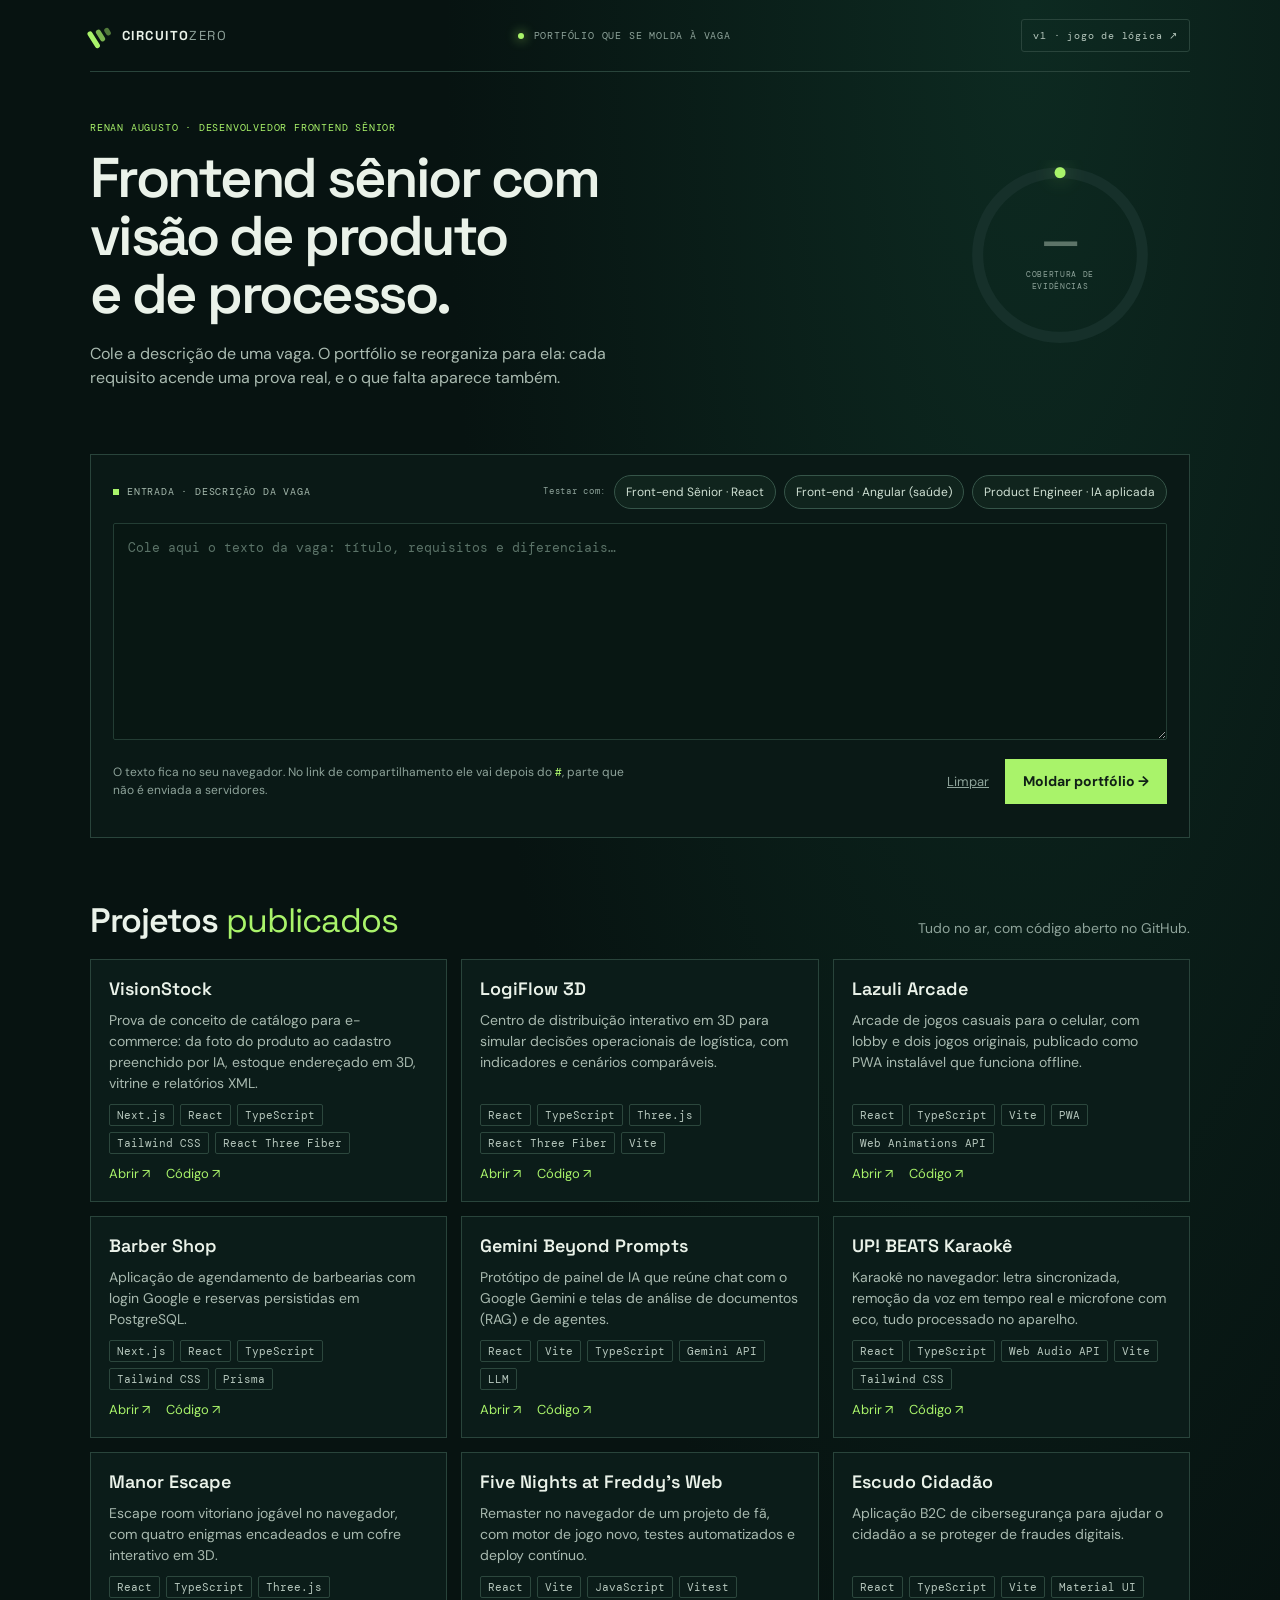
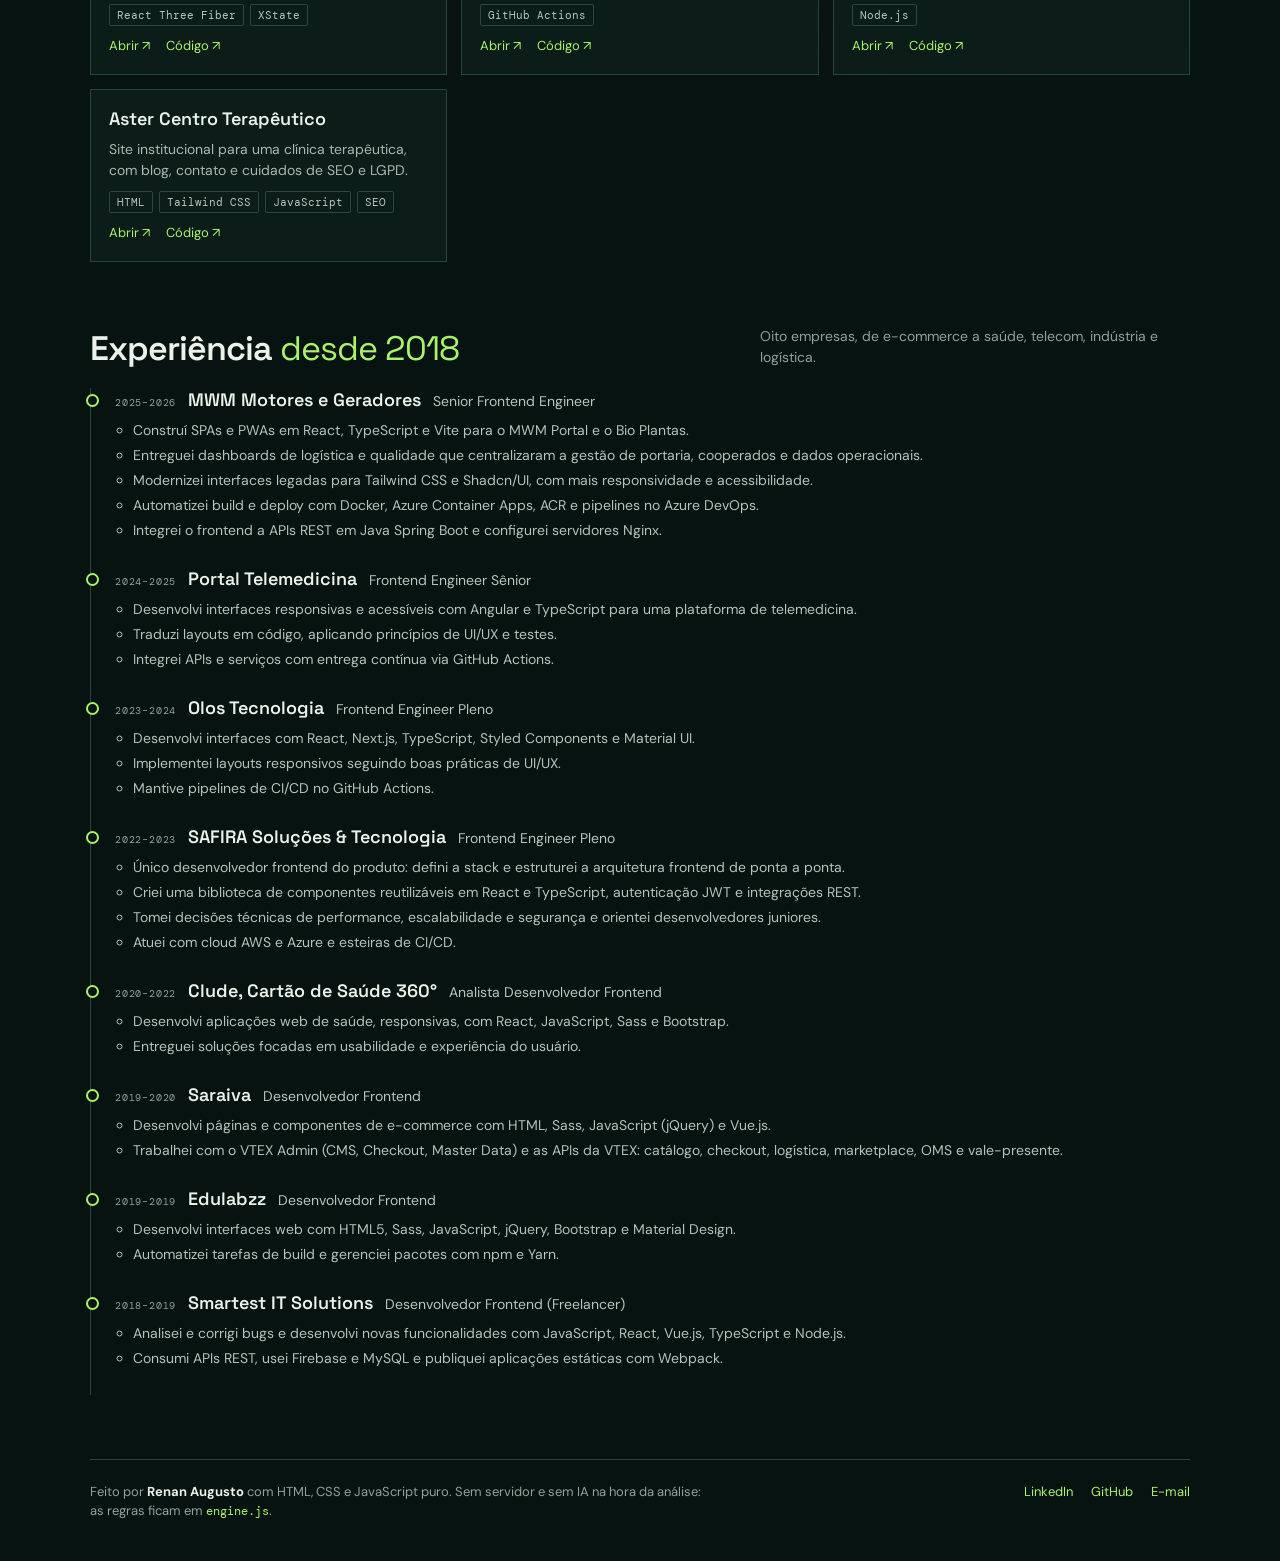
<file: index.html>
<!doctype html>
<html lang="pt-BR">
<head>
  <meta charset="utf-8">
  <meta name="viewport" content="width=device-width, initial-scale=1">
  <meta name="theme-color" content="#071311">
  <meta name="description" content="Cole a descrição de uma vaga e o portfólio do Renan Augusto se reorganiza para ela, ligando cada requisito a uma prova real e mostrando as lacunas.">
  <meta property="og:title" content="Circuito Zero — o portfólio que se molda à vaga">
  <meta property="og:description" content="Cole sua vaga. Cada requisito acende uma prova real: empresa, projeto publicado ou estudo. O que falta aparece também.">
  <title>Circuito Zero — o portfólio que se molda à vaga</title>
  <link rel="preconnect" href="https://fonts.googleapis.com">
  <link rel="stylesheet" href="https://fonts.googleapis.com/css2?family=DM+Mono:wght@400;500&family=DM+Sans:wght@400;500;600;700&family=Space+Grotesk:wght@400;500;600;700&display=swap">
  <link rel="stylesheet" href="style.css">
</head>
<body>
  <a class="skip" href="#circuito">Pular para o circuito</a>
  <div class="shell">
    <header class="topbar">
      <a class="brand" href="./" aria-label="Circuito Zero, início">
        <span class="brand-mark" aria-hidden="true"><i></i><i></i><i></i></span>
        <span>CIRCUITO<span class="brand-light">ZERO</span></span>
      </a>
      <p class="top-meta"><span class="live-dot" aria-hidden="true"></span> PORTFÓLIO QUE SE MOLDA À VAGA</p>
      <a class="ghost-link" href="jogo/">v1 · jogo de lógica ↗</a>
    </header>

    <main>
      <section class="hero" aria-labelledby="headline">
        <div class="hero-copy">
          <p class="eyebrow"><span id="hero-eyebrow">Renan Augusto · desenvolvedor frontend sênior</span></p>
          <h1 id="headline">Frontend sênior com visão de produto e de processo.</h1>
          <p class="intro" id="hero-intro">Cole a descrição de uma vaga. O portfólio se reorganiza para ela: cada requisito acende uma prova real, e o que falta aparece também.</p>
        </div>
        <div class="gauge" id="gauge" aria-live="polite">
          <svg viewBox="0 0 120 120" aria-hidden="true">
            <circle class="gauge-track" cx="60" cy="60" r="52"></circle>
            <circle class="gauge-fill" id="gauge-fill" cx="60" cy="60" r="52" pathLength="100"></circle>
          </svg>
          <div class="gauge-text">
            <strong id="gauge-value">—</strong>
            <span>COBERTURA DE EVIDÊNCIAS</span>
          </div>
          <dl class="gauge-stats" id="gauge-stats" hidden>
            <div><dt>Requisitos</dt><dd id="stat-required">—</dd></div>
            <div><dt>Diferenciais</dt><dd id="stat-optional">—</dd></div>
            <div><dt>Lacunas</dt><dd id="stat-gaps">—</dd></div>
          </dl>
        </div>
      </section>

      <section class="input-panel" id="input-panel" aria-labelledby="input-title">
        <div class="panel-head">
          <h2 id="input-title" class="kicker"><span class="tiny-square"></span> ENTRADA · DESCRIÇÃO DA VAGA</h2>
          <div class="examples" role="group" aria-label="Vagas de exemplo">
            <span class="examples-label">Testar com:</span>
          </div>
        </div>
        <form id="job-form">
          <label class="sr-only" for="job-text">Descrição da vaga</label>
          <textarea id="job-text" rows="9" placeholder="Cole aqui o texto da vaga: título, requisitos e diferenciais…" spellcheck="false"></textarea>
          <div class="form-row">
            <p class="privacy">O texto fica no seu navegador. No link de compartilhamento ele vai depois do <code>#</code>, parte que não é enviada a servidores.</p>
            <div class="form-actions">
              <button type="button" class="text-button" id="clear-button">Limpar</button>
              <button type="submit" class="primary">Moldar portfólio <span aria-hidden="true">→</span></button>
            </div>
          </div>
        </form>
        <div class="job-bar" id="job-bar" hidden>
          <div>
            <span class="kicker">VAGA ANALISADA</span>
            <strong id="job-title"></strong>
            <span class="pill" id="job-seniority" hidden></span>
          </div>
          <div class="job-actions">
            <button type="button" class="outline" id="share-button">Copiar link desta versão</button>
            <button type="button" class="outline" id="summary-button">Copiar resumo p/ recrutador</button>
            <button type="button" class="text-button" id="edit-button">Trocar vaga</button>
          </div>
        </div>
        <p class="status" id="status" role="status"></p>
      </section>

      <section class="circuit" id="circuito" aria-labelledby="circuit-title" hidden>
        <div class="section-head">
          <h2 id="circuit-title">Requisito <em>→</em> evidência</h2>
          <p>Cada linha liga o que a vaga pede a onde isso aparece no meu trabalho. Toque numa linha para ver as provas.</p>
        </div>
        <div class="legend" aria-label="Legenda">
          <span class="lv lv3">Entrega profissional</span>
          <span class="lv lv2">Projeto publicado</span>
          <span class="lv lv1">Estudo ou declarada</span>
          <span class="lv lv0">Sem evidência</span>
        </div>
        <ol class="wires" id="wires"></ol>
        <details class="formula">
          <summary>Como a cobertura é calculada</summary>
          <p>Cada competência citada na vaga vira um requisito. Itens em trechos como “diferenciais” ou “seria legal” pesam 1; o resto pesa 2. A força da evidência vale <b>1</b> para entrega em empresa, <b>0,7</b> para projeto publicado, <b>0,3</b> para estudo ou competência declarada e <b>0</b> quando não há prova.</p>
          <p class="formula-math">cobertura = Σ (peso × força) ÷ Σ peso</p>
          <p>É uma medida de quanto do que a vaga pede tem prova pública. Não é nota de ATS nem chance de contratação. O tempo somado conta os meses nas empresas em que a competência aparece, sem contar duas vezes o mesmo mês.</p>
          <p>Limite conhecido: só reconheço as cerca de 50 competências listadas em <code>data.js</code>. Um termo fora dessa lista, como uma linguagem que nunca usei, não entra no cálculo. Por isso, leia a cobertura junto com a lista de requisitos.</p>
        </details>
      </section>

      <section class="gaps" id="gaps" aria-labelledby="gaps-title" hidden>
        <div class="section-head">
          <h2 id="gaps-title">O que esta vaga pede <em>e eu ainda não mostro</em></h2>
          <p>Sem maquiagem: estes itens não têm prova pública no meu portfólio. Quando existe algo próximo, eu aponto, mas não conto como evidência.</p>
        </div>
        <ul class="gap-list" id="gap-list"></ul>
      </section>

      <section class="projects" aria-labelledby="projects-title">
        <div class="section-head">
          <h2 id="projects-title">Projetos <em id="projects-sub">publicados</em></h2>
          <p id="projects-intro">Tudo no ar, com código aberto no GitHub.</p>
        </div>
        <div class="project-grid" id="project-grid"></div>
      </section>

      <section class="experience" aria-labelledby="exp-title">
        <div class="section-head">
          <h2 id="exp-title">Experiência <em>desde 2018</em></h2>
          <p id="exp-intro">Oito empresas, de e-commerce a saúde, telecom, indústria e logística.</p>
        </div>
        <ol class="timeline" id="timeline"></ol>
      </section>
    </main>

    <footer class="footer">
      <p>Feito por <b>Renan Augusto</b> com HTML, CSS e JavaScript puro. Sem servidor e sem IA na hora da análise: as regras ficam em <code>engine.js</code>.</p>
      <nav aria-label="Contato">
        <a href="https://www.linkedin.com/in/renan-augusto-santos/" target="_blank" rel="noopener">LinkedIn</a>
        <a href="https://github.com/renanfrontend" target="_blank" rel="noopener">GitHub</a>
        <a href="mailto:contato@renanaugusto.com.br">E-mail</a>
      </nav>
    </footer>
  </div>

  <script src="data.js"></script>
  <script src="engine.js"></script>
  <script src="app.js"></script>
</body>
</html>
</file>
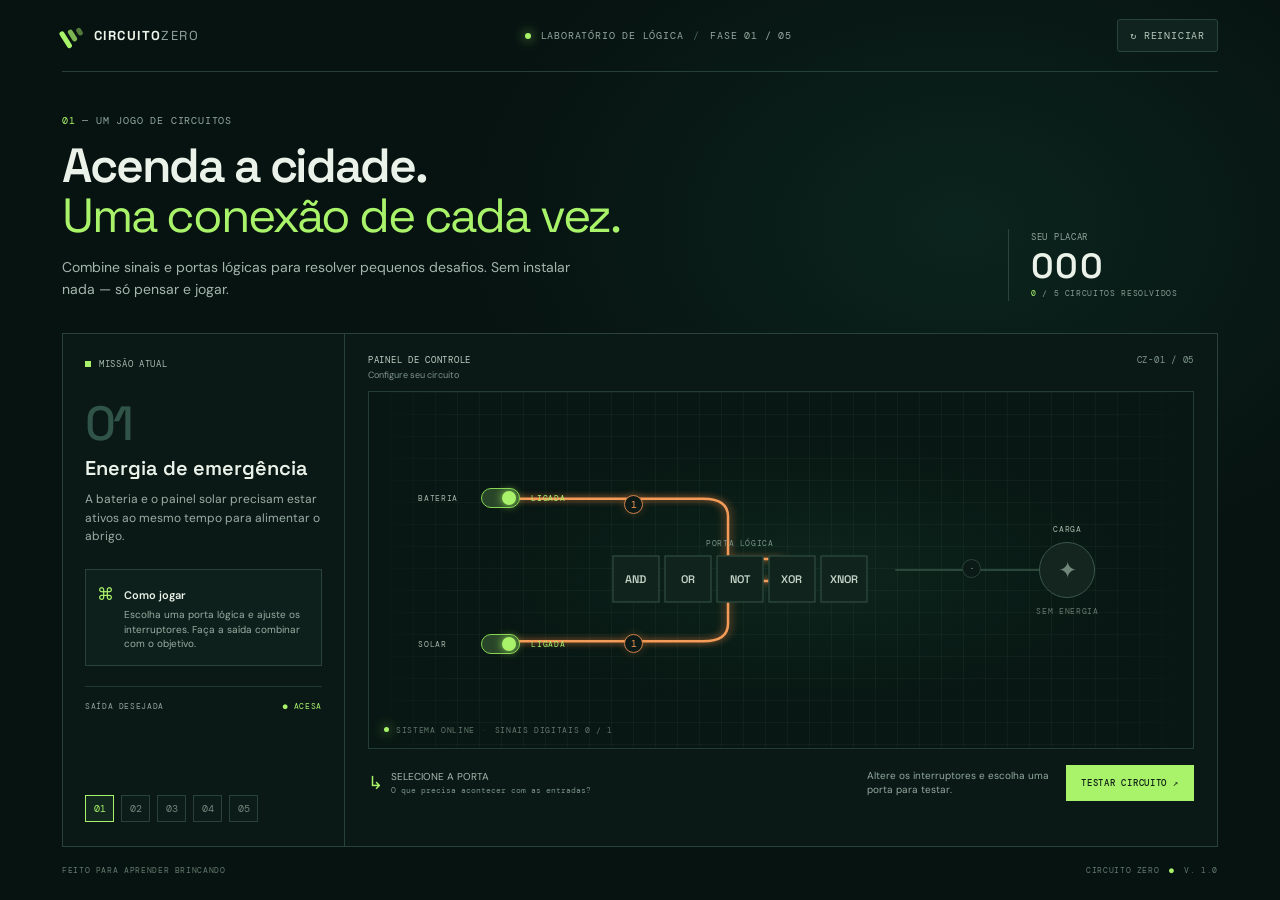
<file: jogo/index.html>
<!doctype html>
<html lang="pt-BR">
<head>
  <meta charset="utf-8">
  <meta name="viewport" content="width=device-width, initial-scale=1">
  <meta name="theme-color" content="#071a18">
  <meta name="description" content="Um mini game para aprender lógica digital. Ligue as entradas certas e acenda a cidade.">
  <title>Circuito Zero — acenda a cidade</title>
  <link rel="stylesheet" href="style.css">
</head>
<body>
  <div class="app-shell">
    <header class="topbar">
      <a class="brand" href="#inicio" aria-label="Circuito Zero início">
        <span class="brand-mark" aria-hidden="true"><i></i><i></i><i></i></span>
        <span>CIRCUITO<span class="brand-light">ZERO</span></span>
      </a>
      <div class="top-meta"><span class="live-dot"></span> LABORATÓRIO DE LÓGICA <span class="meta-divider">/</span> <span id="level-label">FASE 01 / 05</span></div>
      <button class="sound-button" id="reset-button" type="button" title="Reiniciar fase">↻ <span>REINICIAR</span></button>
    </header>

    <main id="inicio">
      <section class="intro-row">
        <div>
          <p class="eyebrow"><span>01</span> — UM JOGO DE CIRCUITOS</p>
          <h1>Acenda a cidade.<br><em>Uma conexão de cada vez.</em></h1>
          <p class="intro-copy">Combine sinais e portas lógicas para resolver pequenos desafios. Sem instalar nada — só pensar e jogar.</p>
        </div>
        <div class="score-card"><span class="score-label">SEU PLACAR</span><strong id="score">000</strong><span class="score-foot"><span id="solved-count">0</span> / 5 CIRCUITOS RESOLVIDOS</span></div>
      </section>

      <section class="game-layout" aria-label="Área do jogo">
        <aside class="mission-panel">
          <div class="panel-kicker"><span class="tiny-square"></span> MISSÃO ATUAL</div>
          <div class="mission-number" id="mission-number">01</div>
          <h2 id="mission-title">Energia de emergência</h2>
          <p id="mission-description">A bateria e o painel solar precisam estar ativos ao mesmo tempo para alimentar o abrigo.</p>
          <div class="rule-card"><span class="rule-icon">⌘</span><div><strong>Como jogar</strong><p>Escolha uma porta lógica e ajuste os interruptores. Faça a saída combinar com o objetivo.</p></div></div>
          <div class="goal-row"><span>SAÍDA DESEJADA</span><span class="goal-pill" id="goal-value">● ACESA</span></div>
          <div class="mission-nav" id="mission-nav" aria-label="Selecionar fase"></div>
        </aside>

        <div class="board-wrap">
          <div class="board-head"><div><span class="board-title">PAINEL DE CONTROLE</span><span class="board-subtitle">Configure seu circuito</span></div><span class="board-coord">CZ-<span id="coord">01</span> / 05</span></div>
          <div class="circuit-board" id="circuit-board">
            <div class="board-grid" aria-hidden="true"></div>
            <div class="source source-a"><span class="source-label" id="input-a-label">BATERIA</span><button class="toggle" data-input="a" aria-label="Alternar bateria" aria-pressed="false"><span></span></button><span class="source-state" id="input-a-state">DESLIGADA</span></div>
            <div class="source source-b"><span class="source-label" id="input-b-label">SOLAR</span><button class="toggle" data-input="b" aria-label="Alternar painel solar" aria-pressed="false"><span></span></button><span class="source-state" id="input-b-state">DESLIGADA</span></div>
            <svg class="wires" viewBox="0 0 700 420" preserveAspectRatio="none" aria-hidden="true">
              <path class="wire wire-a" d="M105 126 H284 Q305 126 305 147 V197 H352"/><path class="wire wire-b" d="M105 294 H284 Q305 294 305 273 V223 H352"/><path class="wire wire-out" d="M447 210 H574"/>
            </svg>
            <div class="gate-area"><span class="node-label">PORTA LÓGICA</span><div class="gate-options" id="gate-options"></div></div>
            <div class="output"><span class="output-label">CARGA</span><div class="bulb" id="bulb"><span>✦</span></div><span class="output-state" id="output-state">SEM ENERGIA</span></div>
            <div class="signal-chip chip-a" id="chip-a">0</div><div class="signal-chip chip-b" id="chip-b">0</div><div class="signal-chip chip-out" id="chip-out">0</div>
            <div class="board-footnote"><span class="pulse"></span> SISTEMA ONLINE <span class="foot-divider">·</span> SINAIS DIGITAIS 0 / 1</div>
          </div>
          <div class="control-row"><div class="gate-caption"><span class="caption-mark">↳</span><span>SELECIONE A PORTA<br><small>O que precisa acontecer com as entradas?</small></span></div><div class="answer-area"><p id="feedback" class="feedback" aria-live="polite">Altere os interruptores e escolha uma porta para testar.</p><button class="check-button" id="check-button" type="button">TESTAR CIRCUITO <span>↗</span></button></div></div>
        </div>
      </section>
      <footer><span>FEITO PARA APRENDER BRINCANDO</span><span>CIRCUITO ZERO <b>●</b> V. 1.0</span></footer>
    </main>
  </div>
  <dialog id="complete-dialog" class="result-dialog"><div class="dialog-glow"></div><button class="close-dialog" id="close-dialog" aria-label="Fechar">×</button><span class="dialog-kicker">CIDADE ENERGIZADA</span><div class="dialog-icon">✦</div><h2>Você conectou<br><em>todas as ideias.</em></h2><p>Mandou bem! Lógica é isso: testar possibilidades até encontrar a conexão certa.</p><div class="final-score"><span>PLACAR FINAL</span><strong id="final-score">000</strong></div><button id="share-button" class="share-button">COMPARTILHAR RESULTADO <span>↗</span></button><span id="share-status" class="share-status" aria-live="polite"></span><button id="play-again" class="play-again">JOGAR DE NOVO</button></dialog>
  <script src="game.js"></script>
</body>
</html>
</file>
<file: style.css>
:root {
  color-scheme: dark;
  --bg: #071311; --panel: #0b1c19; --panel2: #102521; --line: #203c35; --line2: #29443b;
  --muted: #8ea39a; --text: #eaf2e9; --soft: #b6c7bd;
  --green: #a9f36a; --mint: #4fe0aa; --orange: #f39b58; --gray: #4c6259;
  --mono: "DM Mono", ui-monospace, monospace; --display: "Space Grotesk", system-ui, sans-serif; --body: "DM Sans", system-ui, sans-serif;
}
* { box-sizing: border-box; }
html { scroll-behavior: smooth; }
body {
  margin: 0; min-height: 100vh; color: var(--text); font-family: var(--body); line-height: 1.5;
  background: radial-gradient(ellipse at 80% 0%, #0d2a21 0, transparent 40%), var(--bg);
}
@media (prefers-reduced-motion: reduce) { html { scroll-behavior: auto; } *, *::before, *::after { animation: none !important; transition: none !important; } }
a { color: inherit; }
code { font-family: var(--mono); font-size: .92em; color: var(--green); }
h1, h2, h3, p { margin-top: 0; }
button { font: inherit; cursor: pointer; }
:focus-visible { outline: 2px solid var(--green); outline-offset: 2px; }
.sr-only { position: absolute; width: 1px; height: 1px; overflow: hidden; clip: rect(0 0 0 0); white-space: nowrap; }
.skip { position: absolute; left: -999px; top: 8px; background: var(--green); color: #0b1a10; padding: 8px 12px; z-index: 9; }
.skip:focus { left: 8px; }
[hidden] { display: none !important; }

.shell { max-width: 1180px; margin: auto; padding: 0 40px; }
.topbar { height: 72px; border-bottom: 1px solid var(--line2); display: flex; align-items: center; justify-content: space-between; gap: 16px; }
.brand { display: flex; align-items: center; gap: 11px; text-decoration: none; font: 700 13px var(--display); letter-spacing: .11em; }
.brand-light { font-weight: 400; color: #91a49c; }
.brand-mark { display: flex; gap: 3px; align-items: center; transform: rotate(-32deg); }
.brand-mark i { display: block; width: 5px; height: 19px; background: var(--green); border-radius: 4px; }
.brand-mark i:nth-child(2) { height: 13px; opacity: .72; }
.brand-mark i:nth-child(3) { height: 8px; opacity: .46; }
.top-meta, .kicker, .eyebrow, .ghost-link, .tag, .lv, .examples-label, .period, .score-badge, .gauge-text span, .gauge-stats dt, .pill, .chev { font-family: var(--mono); letter-spacing: .08em; }
.top-meta { font-size: 10px; color: var(--muted); display: flex; align-items: center; gap: 10px; margin: 0; }
.live-dot { width: 6px; height: 6px; border-radius: 50%; background: var(--green); box-shadow: 0 0 12px var(--green); }
.ghost-link { font-size: 10px; color: var(--soft); text-decoration: none; border: 1px solid var(--line2); padding: 8px 11px; border-radius: 3px; }
.ghost-link:hover { color: var(--green); border-color: var(--green); }

main { padding: 48px 0 24px; }
.hero { display: grid; grid-template-columns: 1fr 260px; gap: 48px; align-items: center; margin-bottom: 36px; }
.eyebrow { font-size: 10px; color: var(--muted); margin-bottom: 14px; text-transform: uppercase; }
.eyebrow span { color: var(--green); }
h1 { font: 600 clamp(32px, 4.6vw, 56px)/1.04 var(--display); letter-spacing: -.045em; margin-bottom: 18px; view-transition-name: headline; max-width: 17ch; text-wrap: balance; }
.intro { max-width: 560px; color: #a9bab0; font-size: 16px; margin: 0; view-transition-name: intro; }

.gauge { position: relative; display: grid; justify-items: center; view-transition-name: gauge; }
.gauge svg { width: 190px; height: 190px; transform: rotate(-90deg); }
.gauge circle { fill: none; stroke-width: 7; }
.gauge-track { stroke: #16302a; }
.gauge-fill { stroke: var(--green); stroke-linecap: round; stroke-dasharray: 0 100; transition: stroke-dasharray 1.1s cubic-bezier(.2,.8,.2,1); filter: drop-shadow(0 0 6px #a9f36a66); }
.gauge-text { position: absolute; top: 0; height: 190px; display: grid; place-content: center; text-align: center; }
.gauge-text strong { font: 600 44px/1 var(--display); letter-spacing: -.03em; color: #5d7468; }
.gauge.on .gauge-text strong { color: var(--text); }
.gauge-text span { font-size: 8px; color: var(--muted); margin-top: 6px; max-width: 110px; }
.gauge-stats { display: flex; gap: 18px; margin: 14px 0 0; }
.gauge-stats div { text-align: center; }
.gauge-stats dt { font-size: 8px; color: var(--muted); }
.gauge-stats dd { margin: 2px 0 0; font: 600 18px var(--display); }

.input-panel { border: 1px solid var(--line2); background: #0a1916; padding: 20px 22px; margin-bottom: 56px; view-transition-name: input; }
.panel-head { display: flex; justify-content: space-between; align-items: center; gap: 16px; flex-wrap: wrap; margin-bottom: 14px; }
.kicker { font-size: 10px; color: #a6baae; display: flex; align-items: center; gap: 8px; margin: 0; font-weight: 400; }
.tiny-square { height: 6px; width: 6px; background: var(--green); }
.examples { display: flex; gap: 8px; flex-wrap: wrap; align-items: center; }
.examples-label { font-size: 9px; color: var(--muted); }
.chip { border: 1px solid #365549; background: #10241d; color: #cfe0d3; padding: 7px 11px; font-size: 12px; border-radius: 999px; transition: .15s; }
.chip:hover { border-color: var(--green); color: var(--green); }
textarea { width: 100%; resize: vertical; min-height: 170px; background: #081713; color: var(--text); border: 1px solid #233d34; padding: 14px; font: 13px/1.6 var(--mono); border-radius: 2px; }
textarea::placeholder { color: #5b7368; }
textarea:focus { outline: none; border-color: var(--green); }
.form-row { display: flex; justify-content: space-between; align-items: center; gap: 20px; margin-top: 12px; }
.privacy { margin: 0; font-size: 12px; color: var(--muted); max-width: 520px; }
.form-actions, .job-actions { display: flex; gap: 10px; align-items: center; flex-wrap: wrap; }
.primary { background: var(--green); color: #102016; border: 0; padding: 12px 18px; font-weight: 700; font-size: 14px; }
.primary:hover { background: #c0ff85; }
.outline { background: transparent; color: var(--text); border: 1px solid #3d5c50; padding: 9px 13px; font-size: 13px; }
.outline:hover { border-color: var(--green); color: var(--green); }
.text-button { background: none; border: 0; color: var(--muted); text-decoration: underline; font-size: 13px; padding: 6px; }
.text-button:hover { color: var(--text); }
.job-bar { display: flex; justify-content: space-between; align-items: center; gap: 18px; flex-wrap: wrap; }
.job-bar > div:first-child { display: flex; flex-direction: column; gap: 4px; }
.job-bar strong { font: 600 18px var(--display); }
.pill { align-self: flex-start; font-size: 9px; color: var(--green); border: 1px solid #47704d; padding: 3px 7px; border-radius: 999px; }
.status { margin: 10px 0 0; min-height: 1em; font-size: 13px; color: var(--green); }
.status:empty { margin: 0; }

.section-head { display: flex; justify-content: space-between; align-items: end; gap: 24px; margin-bottom: 20px; }
.section-head h2 { font: 600 clamp(24px, 3vw, 34px)/1.1 var(--display); letter-spacing: -.03em; margin: 0; }
.section-head h2 em { font-style: normal; font-weight: 400; color: var(--green); }
.section-head p { margin: 0; color: var(--muted); font-size: 14px; max-width: 430px; }
section + section { margin-top: 64px; }

.legend { display: flex; gap: 16px; flex-wrap: wrap; margin-bottom: 14px; }
.lv { font-size: 9px; display: inline-flex; align-items: center; gap: 6px; color: var(--soft); }
.lv::before { content: ""; width: 8px; height: 8px; border-radius: 50%; background: var(--c); box-shadow: 0 0 8px var(--c); }
.lv3 { --c: var(--green); } .lv2 { --c: var(--mint); } .lv1 { --c: var(--orange); } .lv0 { --c: var(--gray); }
.lv0::before { box-shadow: none; }

.wires { list-style: none; margin: 0; padding: 0; border-top: 1px solid var(--line); }
.wire-row { border-bottom: 1px solid var(--line); animation: rise .5s both; animation-delay: calc(var(--i) * 45ms); }
.lvl3 { --c: var(--green); } .lvl2 { --c: var(--mint); } .lvl1 { --c: var(--orange); } .lvl0 { --c: var(--gray); }
@keyframes rise { from { opacity: 0; transform: translateY(8px); } }
.wire-toggle { width: 100%; display: grid; grid-template-columns: minmax(0, 1fr) 110px minmax(0, 1fr) 24px; gap: 14px; align-items: center; text-align: left; background: none; border: 0; color: inherit; padding: 16px 6px; }
.wire-toggle:hover { background: #0c1f1a; }
.node { display: flex; flex-direction: column; gap: 3px; min-width: 0; }
.node strong { font: 600 16px/1.25 var(--display); }
.node small { color: var(--muted); font-size: 12px; white-space: nowrap; overflow: hidden; text-overflow: ellipsis; }
.node.proof strong { font: 500 14px/1.35 var(--body); color: var(--soft); }
.lvl0 .node.proof strong { color: #7f948a; }
.tag { font-size: 8px; align-self: flex-start; padding: 2px 6px; border: 1px solid; border-radius: 2px; }
.tag.must { color: var(--text); border-color: #4b6a5d; }
.tag.nice { color: var(--muted); border-color: #2c473d; border-style: dashed; }
.wire-line { position: relative; height: 2px; background: var(--c); opacity: .9; box-shadow: 0 0 8px var(--c); }
.wire-line::before, .wire-line::after { content: ""; position: absolute; top: 50%; width: 9px; height: 9px; border-radius: 50%; border: 2px solid var(--c); background: var(--bg); transform: translateY(-50%); }
.wire-line::before { left: -4px; } .wire-line::after { right: -4px; }
.wire-line i { position: absolute; top: 50%; left: 0; width: 18px; height: 4px; margin-top: -2px; border-radius: 4px; background: #fff; box-shadow: 0 0 10px var(--c), 0 0 4px #fff; animation: current 1.8s linear infinite; animation-delay: calc(var(--i) * -170ms); }
@keyframes current { from { left: 0; opacity: 0; } 15% { opacity: 1; } 85% { opacity: 1; } to { left: calc(100% - 18px); opacity: 0; } }
.lvl0 .wire-line { background: repeating-linear-gradient(90deg, var(--gray) 0 6px, transparent 6px 12px); box-shadow: none; opacity: .7; }
.lvl0 .wire-line i { display: none; }
.lvl1 .wire-line i { animation-duration: 3.2s; }
.chev { color: var(--muted); font-size: 16px; text-align: center; transition: transform .2s; }
.wire-toggle[aria-expanded="true"] .chev { transform: rotate(45deg); color: var(--green); }
.ev-list { list-style: none; margin: 0 6px 18px; padding: 0 0 0 16px; border-left: 2px solid var(--c); display: grid; gap: 12px; }
.ev { display: flex; flex-direction: column; gap: 4px; }
.ev-kind { font: 500 11px var(--mono); letter-spacing: .04em; color: var(--c2, var(--soft)); }
.ev3 { --c2: var(--green); } .ev2 { --c2: var(--mint); } .ev1 { --c2: var(--orange); } .ev0 { --c2: #8a9c93; }
.ev q { quotes: none; color: #c9d7ce; font-size: 14px; }
.ev q + q { margin-top: 2px; }
.ev q.muted { color: var(--muted); }
.ev-links { display: flex; gap: 14px; font-size: 13px; }
.ev-links a, .project-links a { color: var(--green); text-decoration: none; }
.ev-links a:hover, .project-links a:hover { text-decoration: underline; }
.empty { padding: 22px 6px; color: var(--muted); }

.formula { margin-top: 18px; border: 1px solid var(--line); padding: 12px 16px; background: #0a1815; }
.formula summary { cursor: pointer; font: 500 12px var(--mono); color: var(--soft); letter-spacing: .04em; }
.formula p { color: #a4b6ab; font-size: 14px; margin: 10px 0 0; max-width: 780px; }
.formula b { color: var(--text); }
.formula-math { font-family: var(--mono); color: var(--green) !important; }

.gap-list { list-style: none; margin: 0; padding: 0; display: grid; grid-template-columns: repeat(auto-fill, minmax(250px, 1fr)); gap: 12px; }
.gap-list li { border: 1px dashed #3a5348; padding: 14px 16px; background: #0a1714; }
.gap-list strong { font: 600 17px var(--display); }
.gap-list span { margin-left: 8px; font: 10px var(--mono); color: var(--muted); }
.gap-list p { margin: 6px 0 0; color: var(--muted); font-size: 13px; }

.project-grid { display: grid; grid-template-columns: repeat(auto-fill, minmax(300px, 1fr)); gap: 14px; }
.project { border: 1px solid var(--line2); background: var(--panel); padding: 18px; display: flex; flex-direction: column; gap: 10px; transition: opacity .3s, border-color .2s; }
.project:hover { border-color: #3f6556; }
.project.dim { opacity: .45; }
.project-top { display: flex; justify-content: space-between; align-items: start; gap: 10px; }
.project h3 { font: 600 18px/1.2 var(--display); margin: 0; }
.project p { color: #a8b9af; font-size: 14px; margin: 0; }
.score-badge { font-size: 9px; color: #0d1c10; background: var(--green); padding: 3px 7px; border-radius: 2px; white-space: nowrap; }
.tags { list-style: none; margin: auto 0 0; padding: 0; display: flex; flex-wrap: wrap; gap: 6px; }
.tags li { font: 11px var(--mono); color: var(--soft); border: 1px solid #2c473d; padding: 3px 7px; border-radius: 2px; }
.tags li.hit { color: var(--green); border-color: #4c7a45; background: #12261a; }
.project-links { display: flex; gap: 16px; font-size: 13px; }

.timeline { list-style: none; margin: 0; padding: 0; border-left: 1px solid var(--line2); }
.job { padding: 0 0 26px 24px; position: relative; transition: opacity .3s; }
.job::before { content: ""; position: absolute; left: -5px; top: 6px; width: 9px; height: 9px; border-radius: 50%; background: var(--bg); border: 2px solid var(--green); }
.job.dim { opacity: .5; }
.job.dim::before { border-color: var(--gray); }
.job-head { display: flex; flex-wrap: wrap; align-items: baseline; gap: 4px 12px; margin-bottom: 8px; }
.period { font-size: 10px; color: var(--muted); }
.job h3 { font: 600 18px var(--display); margin: 0; }
.role { color: var(--soft); font-size: 14px; }
.job ul { margin: 0; padding-left: 18px; display: grid; gap: 4px; }
.job li { color: #b4c4ba; font-size: 14px; transition: color .3s, opacity .3s; }
.job li.lit { color: var(--text); }
.job li.lit::marker { color: var(--green); }
.job li.off { opacity: .5; }

.footer { border-top: 1px solid var(--line2); margin-top: 40px; padding: 22px 0 40px; display: flex; justify-content: space-between; gap: 20px; flex-wrap: wrap; color: var(--muted); font-size: 13px; }
.footer p { margin: 0; max-width: 620px; }
.footer b { color: var(--text); }
.footer nav { display: flex; gap: 18px; }
.footer nav a { color: var(--green); text-decoration: none; }

::view-transition-old(root), ::view-transition-new(root) { animation-duration: .35s; }
::view-transition-group(*) { animation-duration: .6s; animation-timing-function: cubic-bezier(.2, .8, .2, 1); }

@media (max-width: 860px) {
  .shell { padding: 0 20px; }
  .hero { grid-template-columns: 1fr; gap: 24px; }
  .gauge { justify-self: start; grid-template-columns: auto 1fr; align-items: center; gap: 18px; }
  .gauge svg { width: 130px; height: 130px; }
  .gauge-text { height: 130px; width: 130px; }
  .gauge-text strong { font-size: 32px; }
  .gauge-stats { flex-direction: column; gap: 6px; margin: 0; }
  .gauge-stats div { text-align: left; display: flex; gap: 8px; align-items: baseline; }
  .section-head { flex-direction: column; align-items: start; gap: 8px; }
  .wire-toggle { grid-template-columns: 1fr 24px; grid-template-areas: "req chev" "line line" "proof proof"; gap: 10px; }
  .node.req { grid-area: req; } .chev { grid-area: chev; } .wire-line { grid-area: line; margin: 0 4px; } .node.proof { grid-area: proof; }
  .node small { white-space: normal; }
  .form-row { flex-direction: column; align-items: stretch; }
  .form-actions { justify-content: flex-end; }
}
@media (max-width: 560px) {
  .top-meta { display: none; }
  main { padding-top: 30px; }
  .input-panel { padding: 16px; }
  .project-grid { grid-template-columns: 1fr; }
}
@media print {
  body { background: #fff; color: #111; }
  .topbar, .input-panel, .footer nav, .chev, .legend, .formula { display: none !important; }
  .ev-list { display: grid !important; }
}
</file>
<file: jogo/style.css>
@import url('https://fonts.googleapis.com/css2?family=DM+Mono:wght@400;500&family=DM+Sans:wght@400;500;600;700;800&family=Space+Grotesk:wght@400;500;600;700&display=swap');
:root{color-scheme:dark;--bg:#071311;--panel:#0b1c19;--panel2:#102521;--line:#203c35;--muted:#80968e;--text:#eaf2e9;--green:#a9f36a;--mint:#4fe0aa;--orange:#f39b58;--mono:'DM Mono',monospace;--display:'Space Grotesk',sans-serif;--body:'DM Sans',sans-serif}
*{box-sizing:border-box}body{margin:0;background:radial-gradient(ellipse at 75% 25%,#0b241d 0,transparent 36%),var(--bg);color:var(--text);font-family:var(--body);min-height:100vh}.app-shell{max-width:1240px;margin:auto;padding:0 42px}.topbar{height:72px;border-bottom:1px solid #254038;display:flex;align-items:center;justify-content:space-between}.brand{display:flex;align-items:center;gap:11px;color:#eef5eb;text-decoration:none;font:700 13px var(--display);letter-spacing:.11em}.brand-light{font-weight:400;color:#91a49c}.brand-mark{display:flex;gap:3px;align-items:center;transform:rotate(-32deg)}.brand-mark i{display:block;width:5px;height:19px;background:var(--green);border-radius:4px}.brand-mark i:nth-child(2){height:13px;opacity:.72}.brand-mark i:nth-child(3){height:8px;opacity:.46}.top-meta,.sound-button,.eyebrow,.score-label,.score-foot,.panel-kicker,.goal-row,.board-title,.board-coord,.source-label,.source-state,.node-label,.output-label,.output-state,.board-footnote,.gate-caption small,.check-button,footer,.dialog-kicker,.final-score span,.share-button,.play-again{font-family:var(--mono);letter-spacing:.08em}.top-meta{font-size:10px;color:#94a89f;display:flex;align-items:center;gap:10px}.live-dot,.pulse{width:6px;height:6px;border-radius:50%;background:var(--green);box-shadow:0 0 12px #a9f36a}.meta-divider{color:#456258}.sound-button{border:1px solid #29443c;background:#10231e;color:#b8c9bd;border-radius:3px;padding:9px 12px;font-size:10px}.sound-button:hover{border-color:var(--green);color:var(--green)}main{padding:42px 0 0}.intro-row{display:flex;justify-content:space-between;align-items:end;margin-bottom:32px}.eyebrow{font-size:10px;color:#92a89d;margin:0 0 14px}.eyebrow span{color:var(--green)}h1,h2,p{margin-top:0}h1{font:600 clamp(32px,4vw,48px)/1.05 var(--display);letter-spacing:-.045em;margin-bottom:14px}h1 em,h2 em{font-weight:400;color:var(--green);font-style:normal}.intro-copy{max-width:520px;color:#a5b6ac;font-size:14px;line-height:1.6;margin:0}.score-card{width:210px;border-left:1px solid #29443b;padding:2px 0 3px 22px;display:flex;flex-direction:column}.score-label{font-size:9px;color:#91a69c}.score-card strong{font:600 35px var(--display);letter-spacing:.04em;margin:1px 0 0}.score-foot{font-size:8px;color:#879b91}.score-foot span{color:var(--green)}.game-layout{display:grid;grid-template-columns:282px 1fr;border:1px solid #29433b;background:#0a1916;min-height:514px}.mission-panel{padding:24px 22px;border-right:1px solid #29433b;display:flex;flex-direction:column}.panel-kicker{font-size:9px;color:#a6baae;display:flex;align-items:center;gap:8px}.tiny-square{height:6px;width:6px;background:var(--green)}.mission-number{font:500 48px/.95 var(--display);color:#315449;margin:31px 0 10px;letter-spacing:-.06em}.mission-panel h2{font:600 20px/1.2 var(--display);margin-bottom:10px}.mission-panel>p{font-size:12px;line-height:1.55;color:#9aada3;margin:0;min-height:57px}.rule-card{margin-top:22px;padding:13px 11px;border:1px solid #29433b;background:#0d201b;display:flex;gap:10px}.rule-icon{color:var(--green);font-size:17px}.rule-card strong{font-size:11px;font-weight:600}.rule-card p{font-size:10px;line-height:1.45;color:#9aada3;margin:4px 0 0}.goal-row{display:flex;justify-content:space-between;align-items:center;font-size:8px;color:#8fa39a;margin-top:20px;padding-top:14px;border-top:1px solid #20382f}.goal-pill{color:var(--green)}.mission-nav{display:flex;gap:7px;margin-top:auto;padding-top:18px}.mission-step{width:29px;height:27px;border:1px solid #29433b;background:#0c1d19;color:#72877c;font:10px var(--mono);cursor:pointer}.mission-step.active{border-color:var(--green);color:var(--green);background:#12281e}.mission-step.solved{color:#071311;background:var(--green);border-color:var(--green)}.board-wrap{padding:20px 23px 16px;min-width:0}.board-head{height:37px;display:flex;justify-content:space-between}.board-head>div{display:flex;flex-direction:column;gap:3px}.board-title{font-size:9px;color:#c1d0c5}.board-subtitle,.board-coord{font-size:9px;color:#81968b}.board-coord{align-self:flex-start}.circuit-board{height:358px;position:relative;overflow:hidden;background:#081713;border:1px solid #233d34;background-image:radial-gradient(ellipse at 53% 51%,rgba(31,91,64,.21),transparent 52%)}.board-grid{position:absolute;inset:0;background-image:linear-gradient(rgba(128,179,147,.06) 1px,transparent 1px),linear-gradient(90deg,rgba(128,179,147,.06) 1px,transparent 1px);background-size:22px 22px;mask-image:linear-gradient(90deg,transparent,#000 10%,#000 90%,transparent)}.wires{position:absolute;inset:0;width:100%;height:100%;overflow:visible}.wire{fill:none;stroke:#29473b;stroke-width:2;vector-effect:non-scaling-stroke}.wire.active{stroke:var(--orange);filter:drop-shadow(0 0 4px #e87c3c);stroke-width:2.5}.source,.output{position:absolute;display:flex;align-items:center;z-index:2}.source{left:6%;gap:11px}.source-a{top:27%}.source-b{top:68%}.source-label,.output-label{font-size:8px;color:#a4b8aa;width:52px}.source-state,.output-state{font-size:8px;color:#63796d;width:68px}.source-state.on,.output-state.on{color:var(--green)}.toggle{border:1px solid #476458;background:#152c24;width:39px;height:20px;border-radius:12px;padding:2px;cursor:pointer}.toggle span{display:block;width:14px;height:14px;border-radius:50%;background:#81958a;transition:transform .18s,background .18s}.toggle[aria-pressed=true]{border-color:#86d654;background:#284529}.toggle[aria-pressed=true] span{transform:translateX(18px);background:var(--green);box-shadow:0 0 10px #9de85a}.gate-area{position:absolute;left:45%;top:50%;transform:translate(-50%,-50%);z-index:3}.node-label{display:block;text-align:center;color:#779286;font-size:8px;margin-bottom:8px}.gate-options{display:flex;gap:5px}.gate-button{width:47px;height:47px;border:1px solid #365549;background:#10241d;color:#c3d4c6;font:600 11px var(--display);cursor:pointer;transition:.15s}.gate-button:hover,.gate-button.selected{border-color:var(--green);color:var(--green);background:#182c20;box-shadow:0 0 15px #a9f36a1c}.output{left:81%;top:50%;transform:translateY(-50%);flex-direction:column;gap:8px}.output-label,.output-state{width:auto;text-align:center}.bulb{height:56px;width:56px;border-radius:50%;border:1px solid #3a584c;background:#14241e;color:#70867a;display:grid;place-items:center;font-size:23px;transition:.2s}.bulb.lit{color:#fff7ba;background:#b4e878;border-color:#def5a7;box-shadow:0 0 18px #b4e878,0 0 45px #8bd86070}.signal-chip{position:absolute;z-index:3;font:10px var(--mono);color:#81968b;background:#0b1a16;border:1px solid #294238;width:19px;height:19px;display:grid;place-items:center;border-radius:50%}.signal-chip.on{color:var(--orange);border-color:#cf8048;box-shadow:0 0 10px #ed914638}.chip-a{left:31%;top:29%}.chip-b{left:31%;top:68%}.chip-out{left:72%;top:47%}.board-footnote{position:absolute;left:15px;bottom:13px;font-size:8px;color:#61776c;display:flex;align-items:center;gap:7px}.pulse{width:5px;height:5px}.foot-divider{color:#324c40}.control-row{display:flex;justify-content:space-between;align-items:center;padding-top:16px}.gate-caption{display:flex;gap:8px;align-items:center;color:#a8b9af;font-size:10px}.caption-mark{font-size:18px;color:var(--green)}.gate-caption small{font-size:8px;color:#788f83;letter-spacing:0}.answer-area{display:flex;align-items:center;gap:14px}.feedback{font-size:10px;color:#94a99e;margin:0;max-width:185px;line-height:1.4}.feedback.success{color:var(--green)}.feedback.error{color:#ffb077}.check-button{background:var(--green);border:0;color:#102016;padding:12px 15px;font-size:9px;font-weight:500;cursor:pointer}.check-button:hover,.share-button:hover{background:#c0ff85}.check-button span,.share-button span{font-size:14px;margin-left:8px}footer{display:flex;justify-content:space-between;padding:18px 0;color:#647a6e;font-size:8px}footer b{color:var(--green);padding:0 4px}.result-dialog{width:min(430px,calc(100vw - 32px));background:#0d201b;color:var(--text);border:1px solid #466352;padding:35px;text-align:center;box-shadow:0 0 0 100vmax #000a,0 20px 90px #000}.result-dialog::backdrop{background:#0009}.dialog-glow{position:absolute;top:-40px;left:25%;width:50%;height:130px;background:#99ef5830;filter:blur(60px);pointer-events:none}.close-dialog{position:absolute;right:15px;top:12px;border:0;background:none;color:#b7c8bc;font-size:24px;cursor:pointer}.dialog-kicker{font-size:9px;color:var(--green)}.dialog-icon{font-size:43px;color:#d5f88b;margin:16px}.result-dialog h2{font:600 31px/1.03 var(--display);letter-spacing:-.04em;margin:0 0 13px}.result-dialog p{font-size:12px;line-height:1.5;color:#a4b6aa}.final-score{margin:20px auto 16px;display:flex;flex-direction:column;gap:3px}.final-score span{font-size:8px;color:#81978c}.final-score strong{font:600 37px var(--display)}.share-button{width:100%;padding:14px;background:var(--green);color:#102016;border:0;font-size:9px;cursor:pointer}.share-status{display:block;min-height:17px;margin-top:8px;font-size:10px;color:var(--green)}.play-again{background:none;border:0;color:#91a69a;font-size:8px;text-decoration:underline;cursor:pointer;margin-top:3px}
@media(max-width:800px){.app-shell{padding:0 20px}.game-layout{grid-template-columns:230px 1fr}.mission-panel{padding:22px 16px}.board-wrap{padding:16px}.source{left:3%;gap:5px}.source-label{width:42px;font-size:7px}.source-state{font-size:7px;width:56px}.output{left:83%}.gate-area{left:47%}.gate-button{width:40px;height:43px}.answer-area{gap:7px}.feedback{max-width:140px}}
@media(max-width:620px){.app-shell{padding:0 14px}.topbar{height:60px}.top-meta{font-size:8px;gap:6px}.sound-button{padding:8px}.sound-button span{display:none}main{padding-top:29px}.intro-row{align-items:flex-start;gap:12px}.intro-copy{font-size:12px}.score-card{width:112px;padding-left:12px;flex-shrink:0}.score-card strong{font-size:28px}.score-label,.score-foot{font-size:7px}.score-foot{line-height:1.5}.game-layout{display:flex;flex-direction:column}.mission-panel{border-right:0;border-bottom:1px solid #29433b;padding:17px}.mission-number{font-size:34px;margin:17px 0 7px}.mission-panel h2{font-size:17px}.mission-panel>p{min-height:0}.rule-card{margin-top:13px}.goal-row{margin-top:12px;padding-top:10px}.mission-nav{position:absolute;right:31px;margin-top:0;padding-top:0;transform:translateY(210px)}.board-wrap{padding:16px 11px}.circuit-board{height:300px}.source{left:3%;display:grid;grid-template-columns:48px 37px;gap:5px}.source-a{top:23%}.source-b{top:70%}.source-state{grid-column:1/3}.toggle{grid-column:2;grid-row:1}.gate-area{left:50%}.gate-button{width:39px;height:42px}.output{left:83%}.bulb{height:45px;width:45px}.output-state{font-size:7px}.chip-a,.chip-b{left:32%}.chip-out{left:75%}.control-row{align-items:flex-start;gap:10px;flex-direction:column}.answer-area{width:100%;justify-content:space-between}.feedback{max-width:50%}.check-button{white-space:nowrap;font-size:8px;padding:11px}.board-footnote{font-size:7px}footer{font-size:7px}}
</file>
